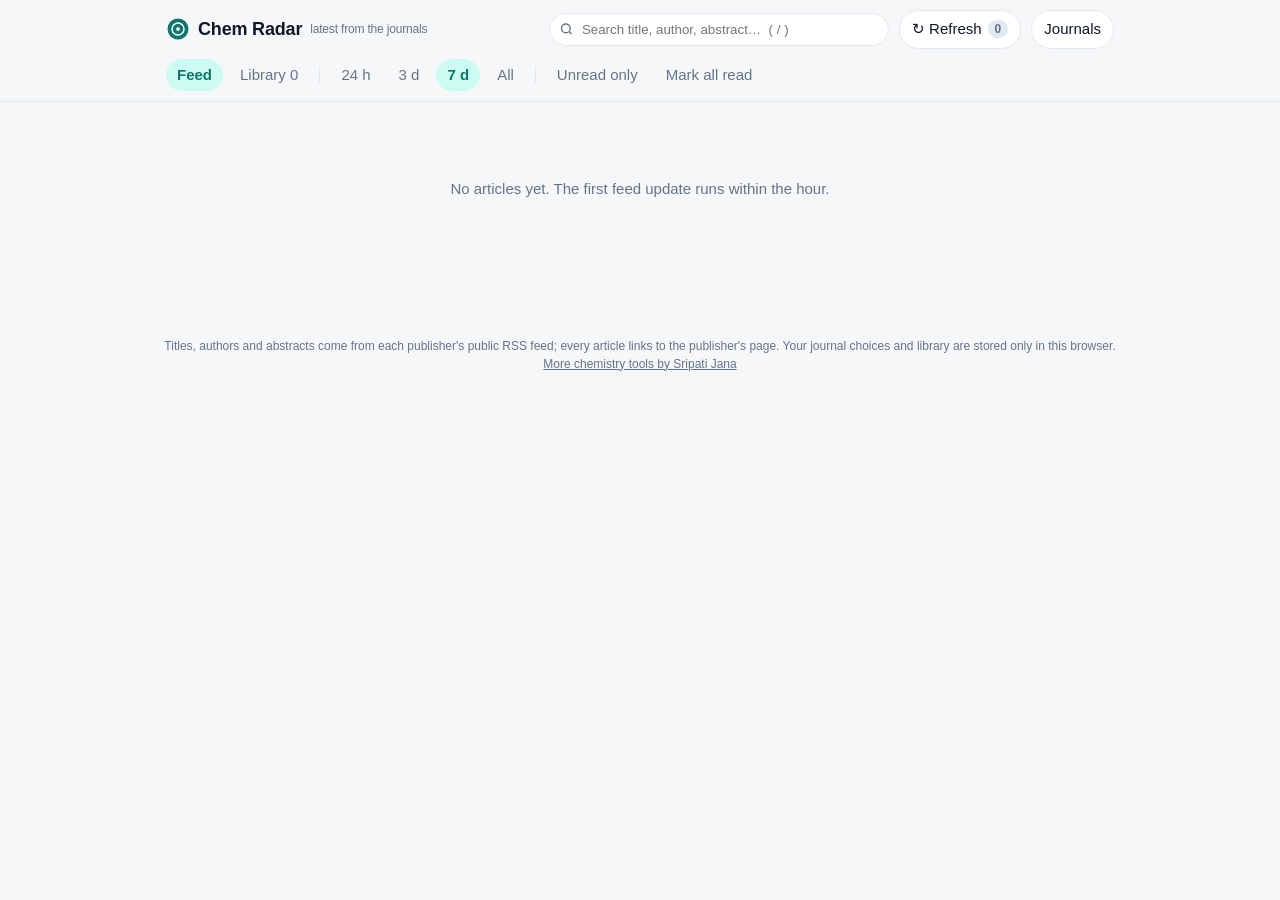
<file: chemradar/index.html>
<!DOCTYPE html>
<html lang="en">
<head>
<meta charset="utf-8">
<meta name="viewport" content="width=device-width, initial-scale=1">
<title>Chem Radar — latest chemistry articles</title>
<meta name="description" content="The newest ASAP / early-view articles from leading chemistry journals in one feed.">
<meta name="theme-color" content="#0f172a">
<link rel="icon" href="data:image/svg+xml,<svg xmlns='http://www.w3.org/2000/svg' viewBox='0 0 32 32'><circle cx='16' cy='16' r='14' fill='%230f766e'/><circle cx='16' cy='16' r='8' fill='none' stroke='white' stroke-width='2'/><circle cx='16' cy='16' r='2.5' fill='white'/></svg>">
<style>
:root{
  --bg:#f6f7f9;--card:#fff;--ink:#0f172a;--muted:#64748b;--line:#e2e8f0;
  --accent:#0f766e;--accent-soft:#ccfbf1;--new:#f59e0b;--star:#eab308;
  --radius:12px;--shadow:0 1px 2px rgba(15,23,42,.06),0 1px 3px rgba(15,23,42,.04);
}
@media (prefers-color-scheme:dark){:root{
  --bg:#0b1120;--card:#111827;--ink:#e5e7eb;--muted:#94a3b8;--line:#1f2937;
  --accent:#2dd4bf;--accent-soft:#134e4a;--shadow:none;}}
*{box-sizing:border-box}
body{margin:0;background:var(--bg);color:var(--ink);font:15px/1.5 -apple-system,BlinkMacSystemFont,"Segoe UI",Inter,Roboto,sans-serif}
a{color:inherit}
button{font:inherit;cursor:pointer}
header{position:sticky;top:0;z-index:20;background:color-mix(in srgb,var(--bg) 88%,transparent);backdrop-filter:blur(10px);border-bottom:1px solid var(--line)}
.bar{max-width:980px;margin:0 auto;padding:10px 16px;display:flex;gap:10px;align-items:center;flex-wrap:wrap}
.brand{display:flex;align-items:center;gap:8px;font-weight:700;font-size:18px;letter-spacing:-.01em;margin-right:auto}
.brand small{font-weight:400;color:var(--muted);font-size:12px}
.search{flex:1 1 220px;max-width:340px;position:relative}
.search input{width:100%;padding:8px 12px 8px 32px;border:1px solid var(--line);border-radius:999px;background:var(--card);color:var(--ink);outline:none}
.search input:focus{border-color:var(--accent)}
.search svg{position:absolute;left:10px;top:50%;transform:translateY(-50%);color:var(--muted)}
.btn{border:1px solid var(--line);background:var(--card);color:var(--ink);padding:7px 12px;border-radius:999px;display:inline-flex;gap:6px;align-items:center;white-space:nowrap}
.btn:hover{border-color:var(--accent)}
.btn.primary{background:var(--accent);border-color:var(--accent);color:#fff}
.btn.ghost{border-color:transparent;background:transparent}
.pill{background:var(--new);color:#111;border-radius:999px;font-size:12px;font-weight:700;padding:0 7px;min-width:20px;text-align:center}
.pill.zero{background:var(--line);color:var(--muted)}
.sub{max-width:980px;margin:0 auto;padding:0 16px 10px;display:flex;gap:6px;align-items:center;flex-wrap:wrap}
.tab{border:0;background:transparent;color:var(--muted);padding:5px 11px;border-radius:999px}
.tab.on{background:var(--accent-soft);color:var(--accent);font-weight:600}
.sep{width:1px;height:18px;background:var(--line);margin:0 4px}
.meta{margin-left:auto;color:var(--muted);font-size:12px}
main{max-width:980px;margin:0 auto;padding:16px}
.card{background:var(--card);border:1px solid var(--line);border-radius:var(--radius);box-shadow:var(--shadow);padding:14px 16px;margin-bottom:10px;display:grid;grid-template-columns:1fr auto;gap:4px 16px;position:relative}
.card.new::before{content:"";position:absolute;left:-1px;top:12px;bottom:12px;width:3px;border-radius:3px;background:var(--new)}
.top{display:flex;gap:8px;align-items:center;font-size:12px;color:var(--muted);flex-wrap:wrap}
.jn{font-weight:700;padding:1px 8px;border-radius:999px;color:#fff;font-size:11.5px}
.title{font-size:16.5px;font-weight:600;line-height:1.35;margin:2px 0;text-decoration:none}
.title:hover{color:var(--accent)}
.auth{font-size:13px;color:var(--muted);display:-webkit-box;-webkit-line-clamp:2;-webkit-box-orient:vertical;overflow:hidden}
.abs{font-size:13.5px;margin-top:6px;display:none}
.card.open .abs{display:block}
.toc{grid-row:1/span 4;grid-column:2;width:170px;max-height:120px;object-fit:contain;border-radius:8px;background:#fff;cursor:zoom-in;border:1px solid var(--line)}
.acts{display:flex;gap:2px;margin-top:6px;margin-left:-8px}
.acts .btn{padding:3px 8px;font-size:12.5px;color:var(--muted)}
.acts .btn.saved{color:var(--star)}
.empty{text-align:center;color:var(--muted);padding:60px 10px}
.pager{display:flex;justify-content:center;align-items:center;gap:12px;margin:20px 0 40px;color:var(--muted)}
footer{text-align:center;color:var(--muted);font-size:12px;padding:0 16px 30px}
dialog{border:1px solid var(--line);border-radius:16px;background:var(--card);color:var(--ink);padding:0;width:min(720px,94vw);max-height:86vh}
dialog::backdrop{background:rgba(2,6,23,.5)}
.dh{padding:14px 18px;border-bottom:1px solid var(--line);display:flex;gap:8px;align-items:center;flex-wrap:wrap}
.dh h2{font-size:17px;margin:0 auto 0 0}
.db{padding:6px 18px 12px;overflow:auto;max-height:60vh}
.db h3{font-size:12px;text-transform:uppercase;letter-spacing:.06em;color:var(--muted);margin:14px 0 6px}
.grid{display:grid;grid-template-columns:repeat(auto-fill,minmax(200px,1fr));gap:4px 10px}
.grid label{display:flex;gap:8px;align-items:center;padding:4px 6px;border-radius:8px;cursor:pointer;font-size:14px}
.grid label:hover{background:var(--bg)}
.dot{width:9px;height:9px;border-radius:50%;flex:none}
.cnt{margin-left:auto;color:var(--muted);font-size:12px}
.df{padding:12px 18px;border-top:1px solid var(--line);display:flex;justify-content:flex-end;gap:8px}
#zoom{width:auto;max-width:94vw;padding:10px;background:#fff}
#zoom img{max-width:90vw;max-height:80vh;display:block}
@media (max-width:640px){
  .toc{grid-row:auto;grid-column:1;width:100%;max-height:180px;margin-top:6px}
  .card{grid-template-columns:1fr}
  .brand small{display:none}
}
</style>
</head>
<body>
<header>
  <div class="bar">
    <div class="brand">
      <svg width="24" height="24" viewBox="0 0 32 32" aria-hidden="true"><circle cx="16" cy="16" r="14" fill="var(--accent)"/><circle cx="16" cy="16" r="8" fill="none" stroke="#fff" stroke-width="2"/><circle cx="16" cy="16" r="2.5" fill="#fff"/></svg>
      Chem Radar <small>latest from the journals</small>
    </div>
    <label class="search">
      <svg width="15" height="15" viewBox="0 0 24 24" fill="none" stroke="currentColor" stroke-width="2.2"><circle cx="11" cy="11" r="7"/><path d="m20 20-3.5-3.5"/></svg>
      <input id="q" type="search" placeholder="Search title, author, abstract…  ( / )" autocomplete="off">
    </label>
    <button class="btn" id="refresh" title="Reload the feed">↻ Refresh <span id="newPill" class="pill zero">0</span></button>
    <button class="btn" id="openJ">Journals</button>
  </div>
  <div class="sub">
    <button class="tab on" data-view="feed">Feed</button>
    <button class="tab" data-view="library">Library <span id="libCount">0</span></button>
    <span class="sep"></span>
    <button class="tab" data-range="1">24 h</button>
    <button class="tab" data-range="3">3 d</button>
    <button class="tab on" data-range="7">7 d</button>
    <button class="tab" data-range="0">All</button>
    <span class="sep"></span>
    <button class="tab" id="onlyNew">Unread only</button>
    <button class="tab" id="markRead">Mark all read</button>
    <span class="meta" id="meta"></span>
  </div>
</header>

<main id="list"><div class="empty">Loading latest articles…</div></main>
<div class="pager" id="pager"></div>

<footer>
  Titles, authors and abstracts come from each publisher's public RSS feed; every article links to the publisher's page.
  Your journal choices and library are stored only in this browser.
  <span id="libTools" hidden> · <a href="#" id="exportLib">Export library</a></span>
  <br><a href="../useful-links.html">More chemistry tools by Sripati Jana</a>
</footer>

<dialog id="jdlg">
  <div class="dh">
    <h2>Journals</h2>
    <button class="btn" id="jAll">Select all</button>
    <button class="btn" id="jDef">Defaults</button>
    <button class="btn" id="jNone">Clear</button>
  </div>
  <div class="db" id="jbody"></div>
  <div class="df">
    <button class="btn" id="jCancel">Cancel</button>
    <button class="btn primary" id="jSave">Save &amp; refresh</button>
  </div>
</dialog>
<dialog id="zoom"><img alt="Graphical abstract"></dialog>

<script>
(() => {
"use strict";
const PER_PAGE = 30;
// Live feed from the Cloudflare Worker; falls back to the copy in this repo.
const FEED_URL = "https://chemradar.janasripati.workers.dev/articles.json";
const PALETTE = {ACS:"#1d4ed8",Wiley:"#0e7490",Nature:"#b91c1c",RSC:"#7c3aed",AAAS:"#be123c",Cell:"#c2410c"};
const $ = s => document.querySelector(s);
const store = {
  get(k, d){ try{ const v = localStorage.getItem("cr:"+k); return v===null ? d : JSON.parse(v); }catch{ return d; } },
  set(k, v){ try{ localStorage.setItem("cr:"+k, JSON.stringify(v)); }catch{} }
};

let journals = [], articles = [], jmap = {}, updated = null;
let selected = new Set(store.get("journals", null) || []);
let library = store.get("library", {});
let lastSeen = store.get("lastSeen", null);
let state = {view:"feed", range:7, q:"", page:1, onlyNew:false};

const esc = s => String(s ?? "").replace(/[&<>"']/g, c => ({"&":"&amp;","<":"&lt;",">":"&gt;",'"':"&quot;","'":"&#39;"}[c]));
const ago = iso => {
  const m = (Date.now() - new Date(iso)) / 6e4;
  if (m < 60) return Math.max(1, Math.round(m)) + " min ago";
  if (m < 1440) return Math.round(m/60) + " h ago";
  const d = Math.round(m/1440); return d + (d===1 ? " day ago" : " days ago");
};
const isNew = a => lastSeen && a.first_seen > lastSeen;

async function load(){
  try{
    const bust = "?t=" + Math.floor(Date.now()/6e4);
    const getFeed = async () => {
      try { const r = await fetch(FEED_URL); if (r.ok) { const d = await r.json(); if ((d.articles||[]).length) return d; } } catch {}
      return (await fetch("data/articles.json"+bust)).json();
    };
    const [jr, data] = await Promise.all([fetch("journals.json"+bust), getFeed()]);
    journals = await jr.json();
    articles = (data.articles || []).sort((a,b) => b.first_seen.localeCompare(a.first_seen) || b.date.localeCompare(a.date));
    updated = data.updated;
  }catch(e){
    $("#list").innerHTML = `<div class="empty">Could not load the feed (${esc(e.message)}).<br>If you opened the file directly, serve the folder over HTTP instead.</div>`;
    return;
  }
  jmap = Object.fromEntries(journals.map(j => [j.id, {...j, color: PALETTE[j.publisher] || "#475569"}]));
  if (!store.get("journals", null)) selected = new Set(journals.filter(j => j.default).map(j => j.id));
  if (!lastSeen) { lastSeen = updated; store.set("lastSeen", lastSeen); }
  render();
}

function filtered(){
  let list = state.view === "library"
    ? Object.values(library).sort((a,b) => b.saved_at.localeCompare(a.saved_at))
    : articles.filter(a => selected.has(a.journal));
  if (state.view === "feed" && state.range){
    const cut = new Date(Date.now() - state.range*864e5).toISOString();
    list = list.filter(a => a.first_seen >= cut);
  }
  if (state.view === "feed" && state.onlyNew) list = list.filter(isNew);
  if (state.q){
    const terms = state.q.toLowerCase().split(/\s+/).filter(Boolean);
    list = list.filter(a => {
      const hay = (a.title+" "+a.authors+" "+a.summary+" "+(jmap[a.journal]?.name||"")+" "+(a.doi||"")).toLowerCase();
      return terms.every(t => hay.includes(t));
    });
  }
  return list;
}

function card(a){
  const j = jmap[a.journal] || {name:a.journal, color:"#475569"};
  const saved = !!library[a.id];
  return `<article class="card${isNew(a) && state.view==="feed" ? " new":""}" data-id="${esc(a.id)}">
    <div>
      <div class="top"><span class="jn" style="background:${j.color}">${esc(j.name)}</span>
        <span title="${esc(a.date)}">${ago(a.first_seen)}</span>
        ${isNew(a) && state.view==="feed" ? '<span style="color:var(--new);font-weight:700">● new</span>':""}</div>
      <a class="title" href="${esc(a.link)}" target="_blank" rel="noopener">${esc(a.title)}</a>
      ${a.authors ? `<div class="auth">${esc(a.authors)}</div>`:""}
      ${a.summary ? `<div class="abs">${esc(a.summary)}</div>`:""}
      <div class="acts">
        <button class="btn ghost${saved?" saved":""}" data-act="save">${saved?"★ Saved":"☆ Save"}</button>
        ${a.summary ? '<button class="btn ghost" data-act="abs">Abstract</button>':""}
        ${a.doi ? '<button class="btn ghost" data-act="doi">Copy DOI</button>':""}
      </div>
    </div>
    ${a.image ? `<img class="toc" src="${esc(a.image)}" alt="" loading="lazy" referrerpolicy="no-referrer" onerror="this.remove()">`:""}
  </article>`;
}

function render(){
  const list = filtered();
  const pages = Math.max(1, Math.ceil(list.length / PER_PAGE));
  state.page = Math.min(state.page, pages);
  const slice = list.slice((state.page-1)*PER_PAGE, state.page*PER_PAGE);
  $("#list").innerHTML = slice.length ? slice.map(card).join("") :
    `<div class="empty">${state.view==="library" ? "Your library is empty. Use ☆ Save on any article." :
      articles.length ? "No articles match these filters." : "No articles yet. The first feed update runs within the hour."}</div>`;
  $("#pager").innerHTML = pages > 1 ? `<button class="btn" id="prev" ${state.page<=1?"disabled":""}>← Prev</button>
    <span>Page ${state.page} / ${pages} · ${list.length} articles</span>
    <button class="btn" id="next" ${state.page>=pages?"disabled":""}>Next →</button>` :
    (list.length ? `<span>${list.length} article${list.length===1?"":"s"}</span>`:"");
  const nNew = articles.filter(a => selected.has(a.journal) && isNew(a)).length;
  $("#newPill").textContent = nNew; $("#newPill").className = "pill" + (nNew ? "" : " zero");
  $("#libCount").textContent = Object.keys(library).length;
  $("#libTools").hidden = !Object.keys(library).length;
  $("#meta").textContent = updated ? "Updated " + ago(updated) : "";
  document.title = (nNew ? `(${nNew}) ` : "") + "Chem Radar — latest chemistry articles";
}

// --- events
$("#list").addEventListener("click", e => {
  const b = e.target.closest("[data-act]"); const img = e.target.closest(".toc");
  if (img){ $("#zoom img").src = img.src; $("#zoom").showModal(); return; }
  if (!b) return;
  const el = b.closest(".card"), id = el.dataset.id;
  const a = articles.find(x => x.id === id) || library[id];
  if (b.dataset.act === "save"){
    if (library[id]) delete library[id]; else library[id] = {...a, saved_at:new Date().toISOString()};
    store.set("library", library); render();
  } else if (b.dataset.act === "abs"){ el.classList.toggle("open"); }
  else if (b.dataset.act === "doi"){
    navigator.clipboard?.writeText(a.doi).then(() => { b.textContent = "Copied ✓"; setTimeout(() => b.textContent = "Copy DOI", 1200); });
  }
});
$("#zoom").addEventListener("click", () => $("#zoom").close());
$("#pager").addEventListener("click", e => {
  if (e.target.id === "prev") state.page--; else if (e.target.id === "next") state.page++; else return;
  render(); scrollTo({top:0, behavior:"smooth"});
});
document.querySelectorAll("[data-view]").forEach(t => t.onclick = () => {
  document.querySelectorAll("[data-view]").forEach(x => x.classList.toggle("on", x===t));
  state.view = t.dataset.view; state.page = 1; render();
});
document.querySelectorAll("[data-range]").forEach(t => t.onclick = () => {
  document.querySelectorAll("[data-range]").forEach(x => x.classList.toggle("on", x===t));
  state.range = +t.dataset.range; state.page = 1; render();
});
$("#onlyNew").onclick = e => { state.onlyNew = !state.onlyNew; e.target.classList.toggle("on", state.onlyNew); state.page = 1; render(); };
$("#markRead").onclick = () => { lastSeen = updated || new Date().toISOString(); store.set("lastSeen", lastSeen); render(); };
let qt; $("#q").addEventListener("input", e => { clearTimeout(qt); qt = setTimeout(() => { state.q = e.target.value.trim(); state.page = 1; render(); }, 150); });
document.addEventListener("keydown", e => { if (e.key === "/" && document.activeElement.tagName !== "INPUT"){ e.preventDefault(); $("#q").focus(); } });
$("#refresh").onclick = load;

// journals dialog
let draft;
function drawJournals(){
  const groups = {};
  journals.forEach(j => (groups[j.publisher] ||= []).push(j));
  const counts = {}; articles.forEach(a => counts[a.journal] = (counts[a.journal]||0)+1);
  $("#jbody").innerHTML = Object.entries(groups).map(([pub, js]) => `<h3>${esc(pub)}</h3><div class="grid">` +
    js.map(j => `<label><input type="checkbox" value="${j.id}" ${draft.has(j.id)?"checked":""}>
      <span class="dot" style="background:${jmap[j.id].color}"></span>${esc(j.name)}<span class="cnt">${counts[j.id]||0}</span></label>`).join("") + "</div>").join("");
}
$("#openJ").onclick = () => { draft = new Set(selected); drawJournals(); $("#jdlg").showModal(); };
$("#jbody").addEventListener("change", e => { e.target.checked ? draft.add(e.target.value) : draft.delete(e.target.value); });
$("#jAll").onclick = () => { draft = new Set(journals.map(j => j.id)); drawJournals(); };
$("#jDef").onclick = () => { draft = new Set(journals.filter(j => j.default).map(j => j.id)); drawJournals(); };
$("#jNone").onclick = () => { draft = new Set(); drawJournals(); };
$("#jCancel").onclick = () => $("#jdlg").close();
$("#jSave").onclick = () => { selected = draft; store.set("journals", [...selected]); $("#jdlg").close(); state.page = 1; load(); };

// export library
$("#exportLib").onclick = e => {
  e.preventDefault();
  const rows = Object.values(library).map(a => `${a.authors}. ${a.title}. ${jmap[a.journal]?.name||a.journal}. ${a.doi ? "https://doi.org/"+a.doi : a.link}`);
  const blob = new Blob([rows.join("\n\n")], {type:"text/plain"});
  const link = Object.assign(document.createElement("a"), {href:URL.createObjectURL(blob), download:"chem-radar-library.txt"});
  link.click(); URL.revokeObjectURL(link.href);
};

load();
setInterval(() => { if (document.visibilityState === "visible") load(); }, 15*6e4);
})();
</script>
</body>
</html>
</file>
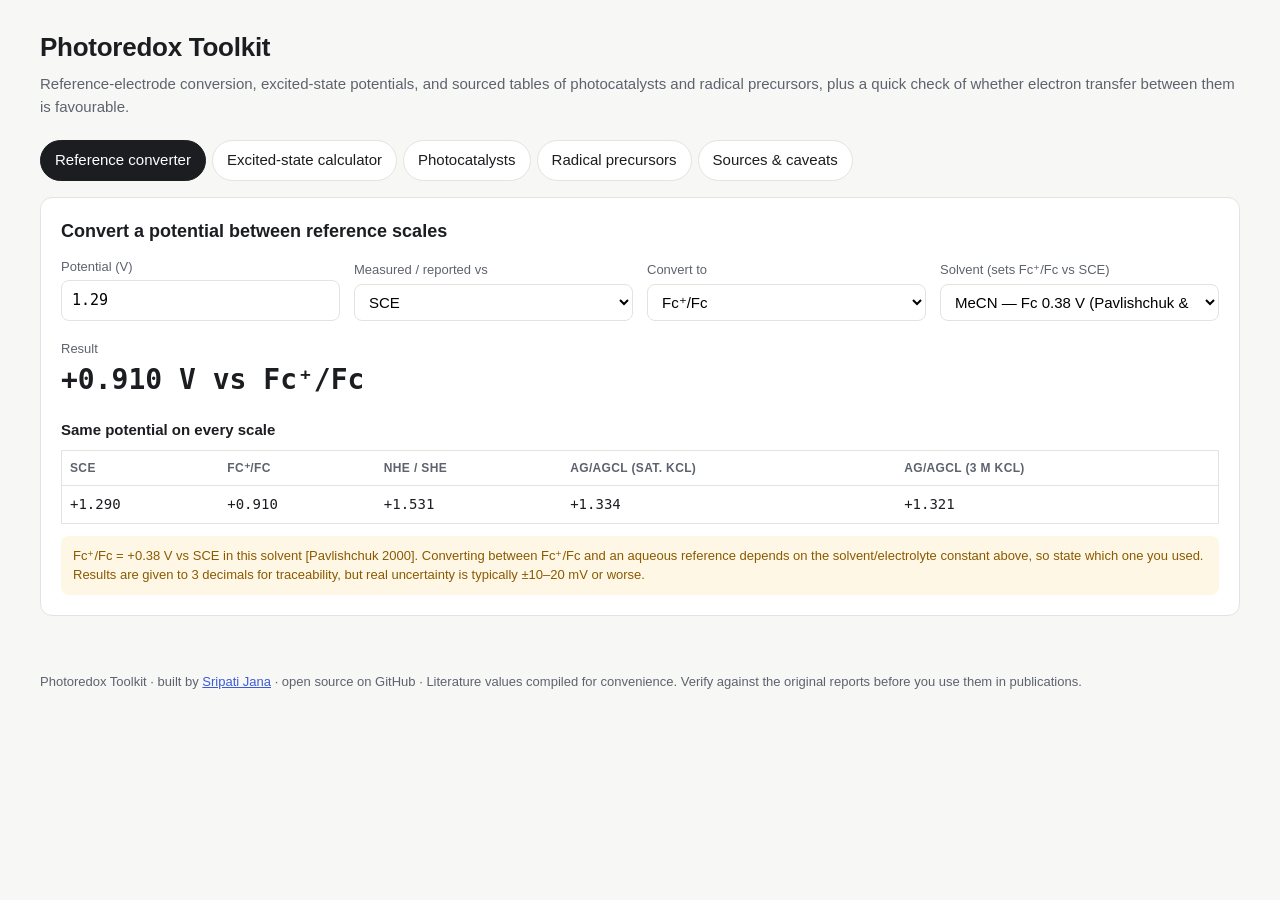
<file: photoredox-toolkit/index.html>
<!DOCTYPE html>
<html lang="en">
<head>
<meta charset="UTF-8">
<meta name="viewport" content="width=device-width, initial-scale=1">
<title>Photoredox Toolkit — reference converter, excited-state potentials, photocatalysts and radical precursors</title>
<meta name="description" content="Convert redox potentials between SCE, Fc+/Fc, NHE and Ag/AgCl, calculate excited-state potentials, look up photocatalysts and radical precursors with literature sources, and check electron-transfer feasibility.">
<style>
  :root{
    --bg:#f7f7f5; --card:#ffffff; --ink:#1b1d21; --muted:#5d636e; --line:#e3e3df;
    --accent:#3b5bdb; --accent-soft:#e8edff; --ox:#c2410c; --red:#1d4ed8; --warn-bg:#fff7e6; --warn:#8a5a00;
    --good:#15803d; --mid:#b45309; --bad:#b91c1c;
    --mono: ui-monospace, SFMono-Regular, Menlo, Consolas, monospace;
  }
  *{box-sizing:border-box}
  body{margin:0;background:var(--bg);color:var(--ink);font:15px/1.5 -apple-system,BlinkMacSystemFont,"Segoe UI",Inter,Roboto,sans-serif}
  header{padding:28px 20px 8px;max-width:1240px;margin:0 auto}
  header h1{margin:0;font-size:26px;letter-spacing:-.01em}
  header p{margin:6px 0 0;color:var(--muted)}
  nav{max-width:1240px;margin:14px auto 0;padding:0 20px;display:flex;gap:6px;flex-wrap:wrap}
  nav button{border:1px solid var(--line);background:var(--card);padding:8px 14px;border-radius:999px;cursor:pointer;font:inherit;color:var(--ink)}
  nav button.active{background:var(--ink);color:#fff;border-color:var(--ink)}
  main{max-width:1240px;margin:0 auto;padding:16px 20px 40px}
  section{display:none}
  section.active{display:block}
  .card{background:var(--card);border:1px solid var(--line);border-radius:12px;padding:20px;margin-bottom:16px}
  h2{font-size:18px;margin:0 0 12px}
  h3{font-size:15px;margin:18px 0 8px}
  label{display:block;font-size:13px;color:var(--muted);margin-bottom:4px}
  input,select{font:inherit;padding:8px 10px;border:1px solid var(--line);border-radius:8px;background:#fff;width:100%}
  input[type=number]{font-family:var(--mono)}
  .row{display:grid;gap:14px;grid-template-columns:repeat(auto-fit,minmax(180px,1fr));align-items:end}
  .result{font-family:var(--mono);font-size:22px;font-weight:600}
  .big{font-size:28px}
  .muted{color:var(--muted)}
  .small{font-size:13px}
  .note{background:var(--warn-bg);color:var(--warn);border-radius:8px;padding:10px 12px;font-size:13px;margin-top:12px}
  .grid-out{display:grid;grid-template-columns:repeat(auto-fit,minmax(220px,1fr));gap:12px;margin-top:14px}
  .out{border:1px solid var(--line);border-radius:10px;padding:12px 14px;background:#fcfcfb}
  .out .k{font-size:13px;color:var(--muted)}
  table{width:100%;border-collapse:collapse;font-size:14px}
  th,td{padding:8px 8px;border-bottom:1px solid var(--line);text-align:left;vertical-align:top}
  th{font-size:12px;text-transform:uppercase;letter-spacing:.03em;color:var(--muted);cursor:pointer;user-select:none;white-space:nowrap;position:sticky;top:0;background:var(--card)}
  td.num{font-family:var(--mono);white-space:nowrap}
  td.src{white-space:nowrap}
  .ox{color:var(--ox)} .rd{color:var(--red)}
  .pill{display:inline-block;font-size:11px;padding:1px 7px;border-radius:999px;background:var(--accent-soft);color:var(--accent);margin-left:4px;vertical-align:middle;white-space:nowrap}
  .pill.rev{background:#eef6ee;color:#2f6b2f}
  .pill.sec{background:#f3f0ff;color:#5b3fb5}
  .pill.prov{background:#fdeceb;color:#a12d22}
  .tag{display:inline-block;font-size:11px;padding:1px 6px;border-radius:4px;border:1px solid var(--line);color:var(--muted);margin-left:4px}
  a{color:var(--accent)}
  .btn{border:1px solid var(--accent);color:var(--accent);background:#fff;padding:4px 10px;border-radius:6px;cursor:pointer;font:inherit;font-size:12px;white-space:nowrap}
  .btn:hover{background:var(--accent-soft)}
  .tablewrap{overflow-x:auto;max-height:75vh;overflow-y:auto;border:1px solid var(--line);border-radius:8px}
  .conv-table td{font-family:var(--mono)}
  .conv-table{border:1px solid var(--line)}
  .dg{font-family:var(--mono);font-weight:600;white-space:nowrap}
  .dg.good{color:var(--good)} .dg.mid{color:var(--mid)} .dg.bad{color:var(--bad)}
  footer{max-width:1240px;margin:0 auto;padding:0 20px 40px;color:var(--muted);font-size:13px}
  .sup{font-size:11px;vertical-align:super}
  ol.refs li{margin-bottom:6px}
  .legend span{margin-right:12px}
  .toolbar{display:flex;gap:8px;flex-wrap:wrap;margin:10px 0}
</style>
</head>
<body>
<header>
  <h1>Photoredox Toolkit</h1>
  <p>Reference-electrode conversion, excited-state potentials, and sourced tables of photocatalysts and radical precursors, plus a quick check of whether electron transfer between them is favourable.</p>
</header>
<nav>
  <button data-tab="conv" class="active">Reference converter</button>
  <button data-tab="exc">Excited-state calculator</button>
  <button data-tab="tbl">Photocatalysts</button>
  <button data-tab="pre">Radical precursors</button>
  <button data-tab="about">Sources &amp; caveats</button>
</nav>

<main>
<!-- ================= CONVERTER ================= -->
<section id="conv" class="active">
  <div class="card">
    <h2>Convert a potential between reference scales</h2>
    <div class="row">
      <div><label for="cv-E">Potential (V)</label><input id="cv-E" type="number" step="0.01" value="1.29"></div>
      <div><label for="cv-from">Measured / reported vs</label><select id="cv-from"></select></div>
      <div><label for="cv-to">Convert to</label><select id="cv-to"></select></div>
      <div><label for="cv-solv">Solvent (sets Fc⁺/Fc vs SCE)</label><select id="cv-solv"></select></div>
    </div>
    <div style="margin-top:16px">
      <span class="muted small">Result</span><br>
      <span id="cv-out" class="result big">—</span>
    </div>
    <h3>Same potential on every scale</h3>
    <div style="overflow-x:auto"><table class="conv-table" id="cv-all"></table></div>
    <div class="note" id="cv-note"></div>
  </div>
</section>

<!-- ================= EXCITED STATE ================= -->
<section id="exc">
  <div class="card">
    <h2>Excited-state redox potentials from ground-state data and E<sub>0,0</sub></h2>
    <div class="row">
      <div><label for="ex-pick">Autofill from table (optional)</label><select id="ex-pick"><option value="">— enter your own values —</option></select></div>
      <div><label for="ex-ref">Reference scale of your inputs</label><select id="ex-ref"></select></div>
    </div>
    <div class="row" style="margin-top:12px">
      <div><label for="ex-ox">E<sub>1/2</sub>(PC<sup>•+</sup>/PC) (V)</label><input id="ex-ox" type="number" step="0.01" placeholder="e.g. 1.29"></div>
      <div><label for="ex-red">E<sub>1/2</sub>(PC/PC<sup>•−</sup>) (V)</label><input id="ex-red" type="number" step="0.01" placeholder="e.g. −1.33"></div>
      <div><label for="ex-e00">E<sub>0,0</sub> (eV)</label><input id="ex-e00" type="number" step="0.01" placeholder="e.g. 2.10"></div>
      <div><label for="ex-lam">… or from wavelength λ (nm)</label><input id="ex-lam" type="number" step="1" placeholder="e.g. 590"></div>
    </div>
    <p class="small muted" style="margin:8px 0 0">Entering λ fills E<sub>0,0</sub> = 1239.84 / λ. Use the crossing point of the normalised absorption and emission spectra (singlets), or the onset/high-energy edge of the 77 K emission (triplets). The emission maximum underestimates E<sub>0,0</sub>. When you pick a catalyst from the table, the published excited-state values are shown first. For several catalysts (e.g. Ir(ppy)₃, the Ir-dF(CF₃) complexes, 4CzIPN, eosin Y) these differ by 0.1–0.5 V from E(ground) ± the listed E<sub>0,0</sub>, because the original authors used a different E<sub>0,0</sub> estimate (emission onset vs. absorption/emission crossing, singlet vs. triplet). The recalculated value is shown underneath so you can see the difference.</p>

    <div class="grid-out">
      <div class="out"><div class="k">Excited-state reductant &nbsp;E(PC<sup>•+</sup>/PC*)</div><div id="ex-oxs" class="result rd">—</div><div class="small muted" id="ex-oxs-how">= E(PC<sup>•+</sup>/PC) − E<sub>0,0</sub></div></div>
      <div class="out"><div class="k">Excited-state oxidant &nbsp;E(PC*/PC<sup>•−</sup>)</div><div id="ex-reds" class="result ox">—</div><div class="small muted" id="ex-reds-how">= E(PC/PC<sup>•−</sup>) + E<sub>0,0</sub></div></div>
    </div>

    <h3>Will electron transfer to/from my substrate be favourable?</h3>
    <div class="row">
      <div><label for="ex-mode">Quenching mode</label>
        <select id="ex-mode">
          <option value="red">Reductive quenching (PC* oxidises the substrate)</option>
          <option value="ox">Oxidative quenching (PC* reduces the substrate)</option>
        </select></div>
      <div><label for="ex-sub" id="ex-sub-lab">Substrate E<sub>1/2</sub>(S<sup>•+</sup>/S) (V, same scale)</label><input id="ex-sub" type="number" step="0.01" placeholder="e.g. 1.10"></div>
    </div>
    <div class="out" style="margin-top:12px"><div class="k">Estimated ΔG<sub>ET</sub></div><div id="ex-dg" class="result">—</div><div id="ex-dg-txt" class="small muted"></div></div>
    <div class="note">This is the simple Rehm–Weller estimate without the Coulombic work term (usually ≤0.1 eV in polar solvents such as MeCN), so treat it as a rough guide. Use E<sub>0,0</sub> for the excited state that actually reacts: the singlet for most organic dyes and acridiniums, the triplet for Ir/Ru complexes and TADF triplet pathways. Slightly endergonic steps (up to ~+0.1–0.2 eV) can still work, and fast follow-up chemistry (fragmentation, deprotonation) can pull them forward.</div>
  </div>
</section>

<!-- ================= PHOTOCATALYST TABLE ================= -->
<section id="tbl">
  <div class="card">
    <h2>Photocatalysts</h2>
    <div class="row">
      <div><label for="tb-q">Search</label><input id="tb-q" type="search" placeholder="Ir, acridinium, eosin, 4CzIPN, phenothiazine…"></div>
      <div><label for="tb-ref">Show potentials vs</label><select id="tb-ref"></select></div>
      <div><label for="tb-cls">Class</label><select id="tb-cls"><option value="">All</option><option>Ru</option><option>Ir</option><option>Cu</option><option>Organic</option></select></div>
    </div>
    <p class="small muted">Values are given as reported, measured in MeCN vs SCE unless the note says otherwise. If you switch scale, the table converts them with the MeCN constant (Fc⁺/Fc = +0.38 V vs SCE); converted values are marked <span class="pill">conv.</span>. Source badges: <span class="pill">primary</span> original paper, <span class="pill rev">review</span> peer-reviewed compilation, <span class="pill sec">secondary</span> vendor sheet, lab chart or non-English review. Click a column header to sort.</p>
    <div class="toolbar"><button class="btn" id="pc-csv">Download CSV</button></div>
    <div class="tablewrap">
      <table id="tb">
        <thead><tr>
          <th data-k="name">Photocatalyst</th>
          <th data-k="ox">E(PC<sup>•+</sup>/PC)</th>
          <th data-k="red">E(PC/PC<sup>•−</sup>)</th>
          <th data-k="oxs" class="rd">E(PC<sup>•+</sup>/PC*)</th>
          <th data-k="reds" class="ox">E(PC*/PC<sup>•−</sup>)</th>
          <th data-k="e00">E<sub>0,0</sub> (eV)</th>
          <th data-k="labs">λ<sub>abs</sub> (nm)</th>
          <th data-k="lem">λ<sub>em</sub> (nm)</th>
          <th data-k="tau">τ (ns)</th>
          <th>Source</th>
          <th></th>
        </tr></thead>
        <tbody></tbody>
      </table>
    </div>
    <div class="note">Reported potentials for the same organic photocatalyst can differ by several hundred mV between papers, because of the solvent, the electrolyte, irreversible waves, and whether the singlet or triplet E<sub>0,0</sub> was used. Each row gives one traceable value set, and "—" means the cited source does not report that value. Excited-state values are reproduced as published, even where they differ from E(ground) ± the listed E<sub>0,0</sub>. Always check the original paper before you use a number in a manuscript.</div>
  </div>
</section>

<!-- ================= PRECURSOR TABLE ================= -->
<section id="pre">
  <div class="card">
    <h2>Radical precursors, reductants and substrate classes</h2>
    <div class="row">
      <div><label for="pr-q">Search</label><input id="pr-q" type="search" placeholder="carboxylate, NHPI, Katritzky, silicate, diazonium…"></div>
      <div><label for="pr-proc">Activation</label><select id="pr-proc"><option value="">All</option><option value="ox">Oxidised (SET from precursor)</option><option value="red">Reduced (SET to precursor)</option></select></div>
      <div><label for="pr-ref">Show potentials vs</label><select id="pr-ref"></select></div>
      <div><label for="pr-pc">Check against photocatalyst</label><select id="pr-pc"><option value="">— none —</option></select></div>
    </div>
    <p class="small muted">Oxidised precursors are listed with E(S<sup>•+</sup>/S) or E(S<sup>•</sup>/S<sup>−</sup>) for anions; reduced precursors with E(S/S<sup>•−</sup>). Most are irreversible, so the values are peak or half-peak potentials and are only approximate. The <span class="tag">type</span> label tells you what was measured. Ranges show the spread within a class.</p>
    <p class="small muted legend" id="pr-legend" style="display:none"><b>ΔG<sub>ET</sub> (eV):</b> <span class="dg good">&lt; −0.05 favourable</span><span class="dg mid">−0.05 to +0.15 borderline</span><span class="dg bad">&gt; +0.15 unfavourable</span>. For oxidised precursors: PC* as oxidant. For reduced precursors: the better of PC* (oxidative quenching) and PC<sup>•−</sup> (formed after reductive quenching). For ranges, the more favourable end is shown first.</p>
    <div class="toolbar"><button class="btn" id="pr-csv">Download CSV</button></div>
    <div class="tablewrap">
      <table id="pr">
        <thead><tr>
          <th data-k="cls">Class</th>
          <th data-k="name">Example / scope</th>
          <th data-k="proc">Activation</th>
          <th data-k="E">E (V)</th>
          <th>Type</th>
          <th>Radical formed</th>
          <th id="pr-dg-h" style="display:none">ΔG<sub>ET</sub> (eV)</th>
          <th>Source</th>
          <th></th>
        </tr></thead>
        <tbody></tbody>
      </table>
    </div>
    <div class="note"><b>Not included yet:</b> Togni and Umemoto reagents, Langlois reagent (CF<sub>3</sub>SO<sub>2</sub>Na), xanthates, α-silylamines, oxime esters, N-alkoxyphthalimides and Barton esters. They will be added once each value can be tied to a primary measurement. Commonly quoted numbers for these reagents vary widely and are often given without a source.</div>
  </div>
</section>

<!-- ================= ABOUT ================= -->
<section id="about">
  <div class="card">
    <h2>Sources</h2>
    <ol class="refs" id="refs"></ol>
    <h2 style="margin-top:20px">Conventions &amp; caveats</h2>
    <ul class="small">
      <li><b>Notation.</b> E(PC<sup>•+</sup>/PC*) is the excited state acting as a <span class="rd">reductant</span> (more negative = stronger). E(PC*/PC<sup>•−</sup>) is the excited state acting as an <span class="ox">oxidant</span> (more positive = stronger). Charges are written generically; for Ru(bpy)<sub>3</sub><sup>2+</sup>, "PC<sup>•+</sup>" means Ru(III).</li>
      <li><b>Ferrocene is the reliable link.</b> Aqueous reference electrodes (SCE, Ag/AgCl) used in organic solvents add unknown liquid-junction potentials. IUPAC recommends reporting against Fc<sup>+</sup>/Fc measured in the same solution. Conversions to NHE or Ag/AgCl in organic solvents are approximate.</li>
      <li><b>Fc<sup>+</sup>/Fc vs SCE depends on the solvent and electrolyte.</b> For MeCN this tool uses 0.38 V (Pavlishchuk &amp; Addison, 0.1 M Et<sub>4</sub>NClO<sub>4</sub>/Et<sub>4</sub>NPF<sub>6</sub>) by default, or 0.40 V (Connelly &amp; Geiger, [NBu<sub>4</sub>][PF<sub>6</sub>]), which many organic papers use. The 20 mV difference is the real uncertainty in practice.</li>
      <li><b>Aqueous constants used:</b> SCE = +0.241 V vs NHE; Ag/AgCl (sat. KCl) = +0.197 V; Ag/AgCl (3 M KCl) = +0.210 V; all at 25 °C.</li>
      <li><b>Irreversible waves.</b> Most radical precursors fragment after electron transfer, so only a peak potential (E<sub>p</sub>) or half-peak potential (E<sub>p/2</sub>) is available. E<sub>p</sub> overestimates the thermodynamic potential, often by 0.1 V or more, and depends on the scan rate. Roth, Romero &amp; Nicewicz (2016) recommend E<sub>p/2</sub>.</li>
      <li><b>Thermodynamics ≠ kinetics.</b> A favourable ΔG<sub>ET</sub> means electron transfer is possible, not that it is fast. Confirm with Stern–Volmer quenching. Chain processes, EDA complexes and HAT can also give products when direct SET is uphill.</li>
    </ul>
    <h2 style="margin-top:20px">Contribute</h2>
    <p class="small">Missing a catalyst or precursor, or found a wrong value? Open an issue or pull request with the DOI and the table/page number. Only values that can be traced to a primary source or a major review are accepted.</p>
  </div>
</section>
</main>

<footer>
  Photoredox Toolkit · built by <a href="https://sripatijana.github.io">Sripati Jana</a> · open source on GitHub · Literature values compiled for convenience. Verify against the original reports before you use them in publications.
</footer>

<script>
/* =====================================================================
   REFERENCES. kind: primary | review | secondary
   ===================================================================== */
const REFS = {
  prier2013:  {short:"Prier 2013", kind:"review", txt:"C. K. Prier, D. A. Rankic, D. W. C. MacMillan, Chem. Rev. 2013, 113, 5322–5363 (Table 1).", doi:"10.1021/cr300503r"},
  bryden2021: {short:"Bryden 2021", kind:"review", txt:"M. A. Bryden, E. Zysman-Colman, Chem. Soc. Rev. 2021, 50, 7587–7680 (Tables 1 and 2; Table 2 compiles the cyanoarene TADF dyes, mostly from Speckmeier 2018).", doi:"10.1039/D1CS00198A"},
  knowles2016:{short:"Zhu 2016", kind:"primary", txt:"Q. Zhu, E. C. Gentry, R. R. Knowles, Angew. Chem. Int. Ed. 2016, 55, 9969 (values as tabulated by TCI).", doi:"10.1002/anie.201604619"},
  ma2021:     {short:"Ma 2021", kind:"primary", txt:"Q. Ma, J. Song, X. Zhang, Y. Jiang, L. Ji, S. Liao, Nat. Commun. 2021, 12, 429 (values as tabulated by TCI).", doi:"10.1038/s41467-020-20645-8"},
  bortolato2022:{short:"Bortolato 2022", kind:"review", txt:"T. Bortolato, S. Cuadros, G. Simionato, L. Dell'Amico, Chem. Commun. 2022, 58, 1263 (values as tabulated by TCI).", doi:"10.1039/D1CC05850A"},
  speckmeier2018:{short:"Speckmeier 2018", kind:"primary", txt:"E. Speckmeier, T. G. Fischer, K. Zeitler, J. Am. Chem. Soc. 2018, 140, 15353–15365 (values as quoted in later papers; see note).", doi:"10.1021/jacs.8b08933"},
  gandini2022:{short:"Gandini 2022", kind:"primary", txt:"T. Gandini, L. Dolcini, L. Di Leo, M. Fornara, A. Bossi, M. Penconi, A. Dal Corso, C. Gennari, L. Pignataro, ChemCatChem 2022 (metallaphotoredox C–O/C–N coupling with cyanoarene photocatalysts; Table 2).", doi:"10.1002/cctc.202200990"},
  amos2020:   {short:"Amos 2020", kind:"review", txt:"S. G. E. Amos, M. Garreau, L. Buzzetti, J. Waser, Beilstein J. Org. Chem. 2020, 16, 1163–1187 (open access).", doi:"10.3762/bjoc.16.103"},
  garreau2019:{short:"Garreau 2019", kind:"primary", txt:"M. Garreau, F. Le Vaillant, J. Waser, Angew. Chem. Int. Ed. 2019, 58, 8182 (SI Table S1: CV/E₀,₀ of 4CzIPN and DPAIPN dyes measured in MeCN; amino-acid carboxylate potentials quoted in the text from Zuo & MacMillan, J. Am. Chem. Soc. 2014, 136, 5257).", doi:"10.1002/anie.201901922"},
  chart2014:  {short:"MacMillan chart", kind:"secondary", txt:"D. DiRocco (compiler), \"Electrochemical Series of Photocatalysts and Common Organic Compounds\", Merck chart, 2014 (V vs SCE; individual sources not given).", url:"https://macmillan.princeton.edu/wp-content/uploads/Merck-Photocatalysis-Chart.pdf"},
  nawrat2015: {short:"Nawrat 2015", kind:"primary", txt:"C. C. Nawrat, C. R. Jamison, Y. Slutskyy, D. W. C. MacMillan, L. E. Overman, J. Am. Chem. Soc. 2015, 137, 11270.", doi:"10.1021/jacs.5b07678"},
  milligan2019:{short:"Milligan 2019", kind:"review", txt:"J. A. Milligan, J. P. Phelan, S. O. Badir, G. A. Molander, Angew. Chem. Int. Ed. 2019, 58, 6152–6163 (Ni/photoredox alkyl cross-coupling review; class-average potentials).", doi:"10.1002/anie.201809431"},
  synlett731: {short:"Synlett 2016b", kind:"primary", txt:"L. Chenneberg, C. Lévêque, V. Corcé, A. Baralle, J.-P. Goddard, C. Ollivier, L. Fensterbank, Synlett 2016, 27, 731–735.", doi:"10.1055/s-0035-1561337"},
  oxaz2022:   {short:"Luguera Ruiz 2022", kind:"primary", txt:"A. Luguera Ruiz, M. La Mantia, D. Merli, S. Protti, M. Fagnoni, ACS Catal. 2022, 12, 12469–12476 (Table 1; DHP and Et₃N values quoted in the introduction).", doi:"10.1021/acscatal.2c03768"},
  carbamoyl2020:{short:"Cardinale 2020", kind:"primary", txt:"L. Cardinale, M. O. Konev, A. Jacobi von Wangelin, Chem. Eur. J. 2020, 26, 8239 (CV of the 4-carbamoyl Hantzsch ester).", doi:"10.1002/chem.202002410"},
  yi2019:     {short:"Yi 2019", kind:"primary", txt:"J. Yi, S. O. Badir, L. M. Kammer, M. Ribagorda, G. A. Molander, Org. Lett. 2019, 21, 3346 (Katritzky salt potential quoted from earlier work).", doi:"10.1021/acs.orglett.9b01097"},
  bryden2023: {short:"Bryden 2023", kind:"primary", txt:"M. A. Bryden et al., \"Dual Photosensitizer Cycles Working Synergistically in a C(sp²)–C(sp³) Cross-Coupling\", Asian J. Org. Chem. 2023 (values quoted from literature).", url:"https://cris.unibo.it/retrieve/94e42be1-456f-4660-88fa-fb5abc3db669/Asian%20J%20Org%20Chem%20-%202023%20-%20Bryden%20-%20Dual%20Photosensitizer%20Cycles%20Working%20Synergistically%20in%20a%20C%20sp%20%e2%80%90C%20sp3%20Cross%e2%80%90Coupling.pdf"},
  wang2019:   {short:"Wang 2019", kind:"primary", txt:"X. Wang, Y.-F. Han, X.-H. Ouyang, R.-J. Song, J.-H. Li, Chem. Commun. 2019 (photoredox alkylarylation of styrenes with NHPI esters; SI, CV of adamantyl NHPI ester).", doi:"10.1039/C9CC07494E"},
  kvasovs2021:{short:"Kvasovs 2021", kind:"review", txt:"N. Kvasovs, V. Gevorgyan, Chem. Soc. Rev. 2021, 50, 2244–2259 (aryl radical generation).", doi:"10.1039/D0CS00589D"},
  romanczyk2017:{short:"Romańczyk 2017", kind:"primary", txt:"P. P. Romańczyk, S. S. Kurek, \"The reduction potential of diphenyliodonium polymerisation photoinitiator is not −0.2 V vs. SCE. A computational study\", Electrochim. Acta 2017.", doi:"10.1016/j.electacta.2017.09.166"},
  weick2023:  {short:"Weick 2023", kind:"primary", txt:"F. Weick, N. Hagmeyer, M. Giraud, B. Dietzek-Ivanšić, H.-A. Wagenknecht, Chem. Eur. J. 2023 (introduction gives typical reduction potentials of aryl radical precursors and N-arylphenothiazine excited-state potentials).", doi:"10.1002/chem.202302347"},
  roth2016:   {short:"Roth 2016", kind:"primary", txt:"H. G. Roth, N. A. Romero, D. A. Nicewicz, Synlett 2016, 27, 714–723 (E_p/2 for >180 organic molecules, MeCN).", doi:"10.1055/s-0035-1561297"},
  he2022:     {short:"Liu 2022", kind:"primary", txt:"Y. Liu, S. Lin, D. Zhang, B. Song, Y. Jin, E. Hao, L. Shi, Org. Lett. 2022, 24, 3331 (photochemical NHK coupling; excited Hantzsch ester potential quoted).", url:"https://faculty.dlut.edu.cn/_resources/group1/M00/00/78/ynZMhGKSSa6AWM2BABXIWXLNucY496.pdf"},
  pavl2000:   {short:"Pavlishchuk 2000", kind:"primary", txt:"V. V. Pavlishchuk, A. W. Addison, Inorg. Chim. Acta 2000, 298, 97–102 (MeCN reference conversion constants; see 2025 corrigendum on the electrolyte concentration).", doi:"10.1016/S0020-1693(99)00407-7"},
  cg1996:     {short:"Connelly 1996", kind:"review", txt:"N. G. Connelly, W. E. Geiger, Chem. Rev. 1996, 96, 877–910 (Fc⁺/Fc vs SCE in common solvents, [NBu₄][PF₆]).", doi:"10.1021/cr940053x"},
  lmct2024:   {short:"OSTI LMCT", kind:"primary", txt:"\"Electrophotocatalytic perfluoroalkylation by LMCT excitation\" (accepted manuscript, OSTI); states that TFA oxidation requires more than +2.2 V vs SCE, citing earlier electrochemistry.", url:"https://www.osti.gov/servlets/purl/2582763"},
  romero2016: {short:"Romero 2016", kind:"review", txt:"N. A. Romero, D. A. Nicewicz, Chem. Rev. 2016, 116, 10075–10166 (organic photoredox catalysis; general reference).", doi:"10.1021/acs.chemrev.6b00057"}
};
const refLink = r => r.doi ? "https://doi.org/"+r.doi : r.url;
const kindPill = k => k==="primary" ? '<span class="pill">primary</span>' : k==="review" ? '<span class="pill rev">review</span>' : '<span class="pill sec">secondary</span>';

/* =====================================================================
   PHOTOCATALYSTS  (V vs SCE in MeCN unless 'note' says otherwise)
   ox   = E(PC radical cation / PC)      red  = E(PC / PC radical anion)
   oxs  = E(PC radical cation / PC-star) [excited-state reductant]
   reds = E(PC-star / PC radical anion)  [excited-state oxidant]
   For cationic dyes (acridinium, pyrylium) "red" is E(PC+/PC radical) and
   "reds" is E(PC+-star/PC radical).  null = not reported in the cited source.
   ===================================================================== */
const DATA = [
  {name:"Ru(bpy)₃²⁺", cls:"Ru", ox:1.29, red:-1.33, oxs:-0.81, reds:0.77, e00:2.10, labs:452, lem:615, tau:1100, src:"prier2013", e00src:"bryden2021", note:"E₀,₀ is the optical gap to T₁ (Bryden 2021)."},
  {name:"Ru(phen)₃²⁺", cls:"Ru", ox:1.26, red:-1.36, oxs:-0.87, reds:0.82, e00:null, labs:422, lem:610, tau:500, src:"prier2013", note:"λem measured in water."},
  {name:"Ru(bpm)₃²⁺", cls:"Ru", ox:1.69, red:-0.91, oxs:-0.21, reds:0.99, e00:null, labs:454, lem:639, tau:131, src:"prier2013", note:"τ and λem measured in propylene carbonate."},
  {name:"Ru(bpz)₃²⁺", cls:"Ru", ox:1.86, red:-0.80, oxs:-0.26, reds:1.45, e00:null, labs:443, lem:591, tau:740, src:"prier2013"},
  {name:"Cu(dap)₂⁺", cls:"Cu", ox:0.62, red:null, oxs:-1.43, reds:null, e00:null, labs:null, lem:670, tau:270, src:"prier2013", note:"λem measured in CH₂Cl₂. dap = 2,9-bis(p-anisyl)-1,10-phenanthroline."},
  {name:"fac-Ir(ppy)₃", cls:"Ir", ox:0.77, red:-2.19, oxs:-1.73, reds:0.31, e00:2.75, labs:375, lem:494, tau:1900, src:"prier2013", e00src:"bryden2021", note:"λem at 77 K (EtOH/MeOH glass). E₀,₀ is the optical gap to T₁; Bryden 2021 lists λPL 518 nm and τ = 1322 ns at room temperature."},
  {name:"fac-Ir(dF-ppy)₃", cls:"Ir", ox:1.18, red:-2.11, oxs:null, reds:null, e00:null, labs:347, lem:null, tau:null, src:"chart2014"},
  {name:"[Ir(ppy)₂(dtbbpy)]⁺", cls:"Ir", ox:1.21, red:-1.51, oxs:-0.96, reds:0.66, e00:null, labs:410, lem:581, tau:557, src:"prier2013", note:"λabs from Bryden 2021 (Table 1); not given in Prier 2013."},
  {name:"[Ir(dF(CF₃)ppy)₂(dtbbpy)]⁺", cls:"Ir", ox:1.69, red:-1.37, oxs:-0.89, reds:1.21, e00:2.77, labs:380, lem:470, tau:2300, src:"prier2013", e00src:"bryden2021", note:"E₀,₀ is the optical gap to T₁ (Bryden 2021)."},
  {name:"[Ir(dF(CF₃)ppy)₂(bpy)]⁺", cls:"Ir", ox:1.69, red:-1.37, oxs:-1.00, reds:1.32, e00:2.20, labs:405, lem:473, tau:2280, src:"bryden2021", note:"E₀,₀ is the optical gap to T₁."},
  {name:"[Ir(dF(CF₃)ppy)₂(5,5′-dCF₃bpy)]⁺", cls:"Ir", ox:1.94, red:-0.69, oxs:-0.43, reds:1.68, e00:null, labs:null, lem:null, tau:null, src:"knowles2016", note:"Very strongly oxidising excited state (Knowles)."},
  {name:"[Ir(dF(Me)ppy)₂(dtbbpy)]⁺", cls:"Ir", ox:1.49, red:-1.44, oxs:-0.97, reds:0.92, e00:2.97, labs:360, lem:512, tau:1187, src:"bryden2021", note:"E₀,₀ is the optical gap to T₁. Ganley/Knowles (ACS Catal. 2020) report E(PC*/PC•−) = +0.99 V and E(PC/PC•−) = −1.41 V."},
  {name:"[Ir(F(Me)ppy)₂(dtbbpy)]⁺", cls:"Ir", ox:1.33, red:-1.50, oxs:-0.77, reds:0.94, e00:2.44, labs:null, lem:543, tau:1100, src:"bryden2021", note:"E₀,₀ is the optical gap to T₁."},
  // ---- donor–acceptor cyanoarenes (TADF) ----
  {name:"4CzIPN", cls:"Organic", ox:1.52, red:-1.21, oxs:-1.04, reds:1.35, e00:2.67, labs:435, lem:535, tau:18.7, src:"bryden2021", note:"TADF: τ = 18.7 ns (prompt), 1.39 µs (delayed). Garreau 2019 re-measured it under their conditions: E₀,₀ 2.64 eV, E(PC/PC•−) −1.32, E(PC*/PC•−) +1.32, E(PC•+/PC) +1.39, E(PC•+/PC*) −1.25 V. That gives an idea of how much values vary between labs."},
  {name:"4tBuCzIPN", cls:"Organic", ox:1.22, red:-1.32, oxs:-1.31, reds:1.21, e00:2.53, labs:null, lem:null, tau:null, src:"garreau2019", note:"tert-Butyl groups stop carbazole oxidation/polymerisation seen with 4CzIPN."},
  {name:"4OMeCzIPN", cls:"Organic", ox:1.05, red:-1.38, oxs:-1.56, reds:1.23, e00:2.61, labs:null, lem:null, tau:null, src:"garreau2019", note:"Le Vaillant et al. (Chem. Sci. 2018) report E(PC•+/PC) +1.11, E(PC/PC•−) −1.50, E(PC*/PC•−) +1.27, E(PC•+/PC*) −1.34 V."},
  {name:"3CzClIPN", cls:"Organic", ox:1.79, red:-1.16, oxs:-0.93, reds:1.56, e00:2.72, labs:null, lem:545, tau:6.9, src:"bryden2021", note:"Originally Speckmeier 2018. Strongly oxidising cyanoarene; τ is the prompt fluorescence lifetime."},
  {name:"3DPAFIPN", cls:"Organic", ox:1.30, red:-1.59, oxs:-1.38, reds:1.09, e00:2.68, labs:null, lem:525, tau:4.2, src:"bryden2021", note:"Originally Speckmeier 2018. Some papers before 2021 called this dye \"4DPAIPN\" by mistake (Luo & Zhang, ACS Catal. 2016, later corrected)."},
  {name:"3DPAClIPN", cls:"Organic", ox:1.31, red:-1.41, oxs:-1.34, reds:1.24, e00:2.65, labs:null, lem:537, tau:11.5, src:"bryden2021", note:"Originally Speckmeier 2018."},
  {name:"3DPA2FBN", cls:"Organic", ox:1.24, red:-1.92, oxs:-1.60, reds:0.92, e00:2.84, labs:null, lem:491, tau:4.2, src:"bryden2021", note:"Originally Speckmeier 2018. Potentials measured in CH₂Cl₂. Strongly reducing cyanoarene."},
  {name:"5CzBN", cls:"Organic", ox:1.41, red:-1.52, oxs:-1.42, reds:1.31, e00:2.83, labs:null, lem:512, tau:16.2, src:"bryden2021", note:"Prompt τ 16.2 ns, delayed 7.8 µs."},
  {name:"2CzPN", cls:"Organic", ox:1.47, red:-1.45, oxs:-1.30, reds:1.32, e00:2.77, labs:365, lem:530, tau:12.9, src:"bryden2021", note:"Prompt τ 12.9 ns, delayed 15.4 µs."},
  {name:"4CzTPN", cls:"Organic", ox:1.44, red:-1.02, oxs:-0.99, reds:1.41, e00:2.43, labs:463, lem:556, tau:6.5, src:"bryden2021", note:"Data in CH₂Cl₂ according to the footnote. Prompt τ 6.5 ns, delayed 1.46 µs."},
  {name:"4DPAIPN (true, Wickens dye)", cls:"Organic", ox:1.03, red:-1.65, oxs:-1.52, reds:0.90, e00:2.55, labs:null, lem:null, tau:null, src:"garreau2019", note:"The real tetrakis(diphenylamino)isophthalonitrile. The older \"4DPAIPN\" values (E(PC*/PC•−) +1.10 V, Luo & Zhang 2016; also listed under that name in Bryden 2021 Table 2) belong to the mislabelled 3DPAFIPN-type dye."},
  {name:"4ClDPAIPN", cls:"Organic", ox:1.23, red:-1.44, oxs:-1.30, reds:1.09, e00:2.53, labs:null, lem:null, tau:null, src:"garreau2019"},
  {name:"4BrDPAIPN", cls:"Organic", ox:1.12, red:-1.55, oxs:-1.41, reds:0.98, e00:2.53, labs:null, lem:null, tau:null, src:"garreau2019"},
  {name:"3CzFIPN", cls:"Organic", ox:1.64, red:-1.11, oxs:-1.06, reds:1.59, e00:2.70, labs:null, lem:null, tau:7.2, src:"gandini2022", note:"TADF: τ = 7.2 ns (prompt), 760 ns (delayed). E(PC•+/PC) and E(PC•+/PC*) are onset potentials (irreversible)."},
  // ---- cationic dyes ----
  {name:"Mes-Acr-Me⁺ ClO₄⁻ (Fukuzumi acridinium)", cls:"Organic", ox:null, red:-0.57, oxs:null, reds:2.08, e00:2.65, labs:430, lem:570, tau:6.4, src:"bryden2021", note:"τ: 6.4 ns singlet, 30 µs triplet. The MacMillan chart and Chenneberg 2016 give +2.06 V. A lower value (+1.88 V, used in Cardinale 2020) is also quoted, depending on which excited state reacts; see Romero & Nicewicz 2016."},
  {name:"2,4,6-Triphenylpyrylium BF₄⁻", cls:"Organic", ox:null, red:-0.35, oxs:null, reds:2.3, e00:null, labs:417, lem:null, tau:null, src:"chart2014", note:"Excited-state value for the triplet (T₁)."},
  // ---- xanthenes ----
  {name:"Eosin Y", cls:"Organic", ox:0.78, red:-1.06, oxs:-1.11, reds:0.83, e00:2.31, labs:520, lem:537, tau:2.1, src:"bryden2021", note:"Potentials in MeCN:H₂O (1:1); λabs and E₀,₀ in MeOH; λem in H₂O. τ: 2.1 ns singlet, 160 µs triplet (H₂O). Strongly pH/medium dependent. Triplet E* = +0.79 V (MacMillan chart); singlet E* = +1.18 V (Chenneberg 2016)."},
  {name:"Fluorescein", cls:"Organic", ox:null, red:-1.27, oxs:null, reds:0.78, e00:null, labs:528, lem:null, tau:null, src:"chart2014", note:"Excited-state value for the triplet. Chenneberg 2016 gives singlet E* = +1.21 V (τ 4.2 ns)."},
  {name:"Rose Bengal", cls:"Organic", ox:0.84, red:-0.99, oxs:-0.96, reds:0.81, e00:2.17, labs:558, lem:576, tau:2.38, src:"bryden2021", note:"Data in MeOH. τ: 2.38 ns singlet, 2.4 µs triplet. The excited-state values are not Eox − E₀,₀ / Ered + E₀,₀ of the listed ground-state values (they come from different reports), so they are likely triplet potentials."},
  // ---- others ----
  {name:"peri-Xanthenoxanthene (PXX)", cls:"Organic", ox:0.82, red:null, oxs:-1.76, reds:null, e00:null, labs:null, lem:null, tau:null, src:"ma2021"},
  {name:"10-Phenylphenothiazine (PTH)", cls:"Organic", ox:0.68, red:null, oxs:-2.1, reds:null, e00:null, labs:null, lem:null, tau:null, src:"bortolato2022", note:"E(PC•+/PC*) = −2.1 V (singlet), −1.7 V (triplet). Weick 2023 quotes −2.5 V for the same dye, so treat the value with care."},
  {name:"N-(4-Diisobutylaminophenyl)phenothiazine", cls:"Organic", ox:null, red:null, oxs:-2.9, reds:null, e00:null, labs:null, lem:null, tau:null, src:"weick2023", note:"Larionov-type catalyst; singlet excited state. Strong enough to reduce aryl chlorides."}
];

/* =====================================================================
   RADICAL PRECURSORS / SUBSTRATE CLASSES
   proc: ox (precursor is oxidised) | red (precursor is reduced)
   E: number or [lo, hi] (V vs SCE, MeCN unless noted)
   type: E1/2 | Ep/2 | Ep | Epa | avg (class average) | typical | range | quoted (value quoted from an earlier paper) | chart (read from the MacMillan/Merck chart)
   ===================================================================== */
const PRE = [
  // ---- oxidised precursors ----
  {cls:"Carboxylates", name:"Boc-Pro carboxylate (α-amino, 2°)", proc:"ox", E:0.95, type:"quoted", rad:"α-amino alkyl (after −CO₂)", src:"garreau2019", note:"Quoted in Garreau 2019 from Zuo & MacMillan, J. Am. Chem. Soc. 2014, 136, 5257."},
  {cls:"Carboxylates", name:"Boc-Gly carboxylate (α-amino, 1°)", proc:"ox", E:1.20, type:"quoted", rad:"α-amino alkyl", src:"garreau2019"},
  {cls:"Carboxylates", name:"Primary α-amino-acid carboxylates", proc:"ox", E:[1.20,1.45], type:"range", rad:"α-amino alkyl", src:"garreau2019", note:"Up to +1.45 V. Easily oxidised side chains such as Tyr (+1.1 to +1.27 V) and Trp (+0.77 to +1.16 V) can compete."},
  {cls:"Carboxylates", name:"Alkyl carboxylates (general)", proc:"ox", E:1.3, type:"typical", rad:"alkyl (after −CO₂)", src:"amos2020", note:"Free acids are much harder to oxidise, so carboxylates are generated in situ with base."},
  {cls:"Carboxylates", name:"α-N-oxy acid (Cs carboxylate)", proc:"ox", E:1.6, type:"typical", rad:"iminyl (after −CO₂, −acetone)", src:"amos2020", note:"Needs a strongly oxidising photocatalyst such as Mes-Acr⁺."},
  {cls:"Oxalates", name:"tert-Alkyl cesium oxalates (t-BuOCOCO₂Cs)", proc:"ox", E:1.28, type:"E1/2", rad:"3° alkyl (after −2 CO₂)", src:"nawrat2015", note:"Activates tertiary alcohols. Used with Ir[dF(CF₃)ppy]₂(dtbbpy)⁺."},
  {cls:"Organoborates", name:"Alkyl trifluoroborates (BF₃K), class average", proc:"ox", E:1.10, type:"avg", rad:"alkyl", src:"milligan2019"},
  {cls:"Organoborates", name:"Secondary alkyl trifluoroborates", proc:"ox", E:1.50, type:"typical", rad:"2° alkyl", src:"milligan2019"},
  {cls:"Organoborates", name:"Alkyl trifluoroborates, full range", proc:"ox", E:[1.10,1.83], type:"range", rad:"alkyl / aryl", src:"synlett731", note:"About +1.1 V for benzylic and α-alkoxymethyl; up to +1.83 V for primary alkyl and aryl BF₃K."},
  {cls:"Silicates", name:"Alkyl bis(catecholato)silicates, class average", proc:"ox", E:0.75, type:"avg", rad:"alkyl (incl. 1° unstabilised)", src:"milligan2019", note:"Low potential, so they work with milder photocatalysts, including 1° radicals."},
  {cls:"Silicates", name:"Alkyl bis(catecholato)silicates, range", proc:"ox", E:[0.61,0.75], type:"range", rad:"alkyl", src:"synlett731", note:"+0.61 V (benzyl) to +0.75 V."},
  {cls:"Dihydropyridines", name:"4-Alkyl-1,4-dihydropyridines (Hantzsch-type), class average", proc:"ox", E:1.05, type:"avg", rad:"alkyl (aromatisation-driven)", src:"milligan2019", note:"Luguera Ruiz 2022 gives the same value."},
  {cls:"Dihydropyridines", name:"4-Carbamoyl Hantzsch ester", proc:"ox", E:1.17, type:"Epa", rad:"carbamoyl", src:"carbamoyl2020"},
  {cls:"Oxazolidines", name:"2-Substituted oxazolidines", proc:"ox", E:[0.86,1.35], type:"range", rad:"alkyl (C–C cleavage)", src:"oxaz2022", note:"Six of seven compounds are between +1.19 and +1.35 V; one is +0.86 V."},
  {cls:"Acylsilanes", name:"Acylsilanes", proc:"ox", E:1.3, type:"typical", rad:"acyl", src:"amos2020"},
  {cls:"Amides", name:"Amides (N–H, for amidyl radicals)", proc:"ox", E:[1.2,2.0], type:"range", rad:"amidyl (with base / PCET)", src:"amos2020", note:"Usually activated by PCET, not by direct SET."},
  {cls:"Alkenes", name:"Alkenes (radical cation)", proc:"ox", E:[1.2,1.9], type:"range", rad:"alkene radical cation", src:"amos2020", note:"Electron-rich styrenes are at the low end. Typically needs acridinium-type oxidants."},
  {cls:"Arenes", name:"Mesitylene", proc:"ox", E:2.07, type:"Ep/2", rad:"arene radical cation", src:"roth2016"},
  {cls:"Halides", name:"Bu₄N⁺ I⁻", proc:"ox", E:0.26, type:"Ep/2", rad:"I•", src:"roth2016", prov:true},
  {cls:"Halides", name:"Bu₄N⁺ Br⁻", proc:"ox", E:0.71, type:"Ep/2", rad:"Br• (HAT)", src:"roth2016", prov:true},
  {cls:"Halides", name:"Bu₄N⁺ Cl⁻", proc:"ox", E:1.01, type:"Ep/2", rad:"Cl• (HAT)", src:"roth2016", prov:true, note:"Halide values assigned from the figure order in Roth 2016 (trend I < Br < Cl confirmed in text)."},
  {cls:"Reductants", name:"Et₃N", proc:"ox", E:0.83, type:"quoted", rad:"α-amino alkyl / aminium", src:"oxaz2022", note:"The MacMillan chart lists +0.96 V."},
  {cls:"Reductants", name:"DIPEA (iPr₂NEt)", proc:"ox", E:0.81, type:"typical", rad:"α-amino alkyl / aminium", src:"bryden2023", note:"Sacrificial reductant. Other papers quote different values, so check which one your reference uses."},
  {cls:"Reductants", name:"Hantzsch ester (diethyl 2,6-dimethyl-1,4-DHP-3,5-dicarboxylate)", proc:"ox", E:1.00, type:"typical", rad:"HE•⁺ (then H-atom donor)", src:"bryden2023", note:"In its excited state HE* is itself a strong reductant (about −2.28 V; Liu 2022)."},
  {cls:"CF₃ / fluoroalkyl", name:"Trifluoroacetate (TFA)", proc:"ox", E:2.2, type:"typical", rad:"CF₃• (after −CO₂)", src:"lmct2024", prov:true, note:"Oxidation needs more than +2.2 V vs SCE, so photoredox use requires LMCT or electrophotocatalysis. Value given as a lower limit."},
  // ---- reduced precursors ----
  {cls:"Redox-active esters", name:"N-(Acyloxy)phthalimides (NHPI esters), typical", proc:"red", E:[-1.26,-1.37], type:"range", rad:"alkyl (after −CO₂, −phthalimide)", src:"bryden2023", note:"Lewis acids (e.g. In(OTf)₃) or H-bonding shift reduction to less negative potentials."},
  {cls:"Redox-active esters", name:"N-Acetoxyphthalimide", proc:"red", E:-1.1, type:"typical", rad:"methyl", src:"amos2020"},
  {cls:"Redox-active esters", name:"Adamantyl NHPI ester", proc:"red", E:-1.79, type:"Ep", rad:"1-adamantyl", src:"wang2019", note:"Peak potential, so more negative than the E₁/₂-type values above. Shifts to −1.51 V with 20 mol% In(OTf)₃."},
  {cls:"Pyridinium salts", name:"Katritzky salts (N-alkyl-2,4,6-triphenylpyridinium)", proc:"red", E:-0.93, type:"E1/2", rad:"alkyl (deaminative)", src:"yi2019", note:"About −0.90 V in DMF. Primary radicals are released more slowly after reduction, so the C–N cleavage step can limit the rate."},
  {cls:"Aryl radical precursors", name:"Aryl diazonium salts", proc:"red", E:-0.16, type:"typical", rad:"aryl (after −N₂)", src:"kvasovs2021", note:"Range about −0.1 to −0.3 V (Amos 2020). Reduced by almost any photocatalyst, and ground-state reduction is often possible."},
  {cls:"Aryl radical precursors", name:"Diaryliodonium salts", proc:"red", E:[-0.2,-0.68], type:"range", rad:"aryl", src:"romanczyk2017", note:"Often quoted as −0.2 V vs SCE. High-level calculations give −0.61 to −0.68 V, so treat −0.2 V with caution."},
  {cls:"Aryl radical precursors", name:"Triarylsulfonium salts", proc:"red", E:-1.5, type:"typical", rad:"aryl", src:"weick2023"},
  {cls:"Aryl radical precursors", name:"Aryl thianthrenium salts", proc:"red", E:-1.5, type:"typical", rad:"aryl (fast fragmentation)", src:"kvasovs2021", note:"About −1.5 V on average; very fast C–S fragmentation after reduction."},
  {cls:"Aryl radical precursors", name:"Aryl iodides", proc:"red", E:-2.0, type:"typical", rad:"aryl", src:"weick2023", note:"Strongly substituent-dependent. Often needs conPET, an EDA complex or a highly reducing PC. The MacMillan chart gives much less negative values for PhI (−1.16 V), PhBr (−1.76 V) and PhCl (−2.09 V). Measured potentials for aryl halides depend strongly on method and conditions, so treat both as rough guides."},
  {cls:"Aryl radical precursors", name:"Aryl bromides", proc:"red", E:-2.4, type:"typical", rad:"aryl", src:"weick2023"},
  {cls:"Aryl radical precursors", name:"Aryl chlorides", proc:"red", E:-2.8, type:"typical", rad:"aryl", src:"weick2023", note:"Electron-poor aryl chlorides are easier to reduce. Electron-rich ones can be below −3 V."},
  {cls:"Sulfonyl chlorides", name:"CF₃SO₂Cl (triflyl chloride)", proc:"red", E:-0.18, type:"typical", rad:"CF₃• (after −SO₂, −Cl⁻)", src:"amos2020", note:"The MacMillan chart gives the same value."},
  {cls:"Sulfonyl chlorides", name:"Arylsulfonyl chlorides", proc:"red", E:-1.3, type:"typical", rad:"sulfonyl / aryl", src:"amos2020", note:"Given as about −1.30 V or lower; one example in Amos 2020 is −0.94 V."},
  {cls:"Oxime derivatives", name:"Nitro-substituted O-aryl oximes", proc:"red", E:[-0.55,-0.93], type:"range", rad:"iminyl", src:"amos2020", note:"Leonori-type iminyl precursors, reduced by eosin Y."},
  {cls:"N-Halo reagents", name:"N-Chlorosuccinimide", proc:"red", E:-0.27, type:"Ep/2", rad:"succinimidyl / Cl•", src:"roth2016", prov:true},
  // ---- MacMillan/Merck chart (read from the chart figure; secondary) ----
  {cls:"Arenes", name:"Benzene", proc:"ox", E:2.30, type:"chart", rad:"arene radical cation", src:"chart2014"},
  {cls:"Arenes", name:"Toluene", proc:"ox", E:2.28, type:"chart", rad:"arene radical cation / benzyl", src:"chart2014"},
  {cls:"Arenes", name:"Thiophene", proc:"ox", E:2.15, type:"chart", rad:"heteroarene radical cation", src:"chart2014"},
  {cls:"Alkenes", name:"Tetramethylethylene", proc:"ox", E:1.81, type:"chart", rad:"alkene radical cation", src:"chart2014"},
  {cls:"Arenes", name:"Anisole", proc:"ox", E:1.76, type:"chart", rad:"arene radical cation", src:"chart2014"},
  {cls:"Sulfides", name:"Benzyl methyl sulfide", proc:"ox", E:1.63, type:"chart", rad:"sulfide radical cation", src:"chart2014"},
  {cls:"Alkenes", name:"trans-β-Methylstyrene", proc:"ox", E:1.60, type:"chart", rad:"alkene radical cation", src:"chart2014"},
  {cls:"Carboxylates", name:"Acetate", proc:"ox", E:1.24, type:"chart", rad:"methyl (after −CO₂)", src:"chart2014"},
  {cls:"Heteroarenes", name:"Indole", proc:"ox", E:1.21, type:"chart", rad:"indole radical cation", src:"chart2014"},
  {cls:"Amines", name:"Aniline", proc:"ox", E:0.98, type:"chart", rad:"aminium", src:"chart2014"},
  {cls:"Quinones", name:"1,4-Benzoquinone", proc:"red", E:-0.45, type:"chart", rad:"semiquinone", src:"chart2014"},
  {cls:"α-Halo carbonyls", name:"Phenacyl bromide", proc:"red", E:-0.49, type:"chart", rad:"phenacyl (after −Br⁻)", src:"chart2014"},
  {cls:"Azides", name:"4-Nitrophenyl azide", proc:"red", E:-0.83, type:"chart", rad:"radical anion", src:"chart2014"},
  {cls:"Michael acceptors", name:"Maleic anhydride", proc:"red", E:-0.85, type:"chart", rad:"radical anion", src:"chart2014"},
  {cls:"CF₃ / fluoroalkyl", name:"CF₃I", proc:"red", E:-1.22, type:"chart", rad:"CF₃• (after −I⁻)", src:"chart2014"},
  {cls:"Alkyl halides", name:"Benzyl bromide", proc:"red", E:-1.71, type:"chart", rad:"benzyl", src:"chart2014"},
  {cls:"Carbonyls", name:"Benzaldehyde", proc:"red", E:-1.93, type:"chart", rad:"ketyl", src:"chart2014"},
  {cls:"Heteroarenes", name:"Pyrazine", proc:"red", E:-2.08, type:"chart", rad:"radical anion", src:"chart2014"},
  {cls:"Carbonyls", name:"Acetophenone", proc:"red", E:-2.14, type:"chart", rad:"ketyl", src:"chart2014"},
  {cls:"Carbonyls", name:"Benzoic acid", proc:"red", E:-2.24, type:"chart", rad:"radical anion", src:"chart2014"},
  {cls:"N-Oxides", name:"Pyridine N-oxide", proc:"red", E:-2.30, type:"chart", rad:"radical anion / O-centred", src:"chart2014"},
  {cls:"Alkyl halides", name:"1-Iodobutane", proc:"red", E:-2.33, type:"chart", rad:"n-butyl (after −I⁻)", src:"chart2014", note:"Unactivated alkyl iodides are usually activated by XAT (e.g. α-aminoalkyl or silyl radicals), not by direct SET."}
];

/* =====================================================================
   REFERENCE SCALES — position of each reference electrode vs SCE (V).
   E(vs X) = E(vs SCE) − pos(X).  Fc position depends on solvent.
   ===================================================================== */
const SOLVENTS = [
  {id:"mecn_pa", label:"MeCN — Fc 0.38 V (Pavlishchuk & Addison)", fc:0.38, src:"pavl2000"},
  {id:"mecn_cg", label:"MeCN — Fc 0.40 V (Connelly & Geiger)", fc:0.40, src:"cg1996"},
  {id:"dcm", label:"CH₂Cl₂ — Fc 0.46 V", fc:0.46, src:"cg1996"},
  {id:"dmf", label:"DMF — Fc 0.45 V", fc:0.45, src:"cg1996"},
  {id:"dmso", label:"DMSO — Fc 0.43 V", fc:0.43, src:"cg1996"},
  {id:"acetone", label:"Acetone — Fc 0.48 V", fc:0.48, src:"cg1996"},
  {id:"thf", label:"THF — Fc 0.56 V", fc:0.56, src:"cg1996"}
];
const SCALES = [
  {id:"SCE",   label:"SCE",                   pos:()=>0},
  {id:"Fc",    label:"Fc⁺/Fc",                pos:(fc)=>fc},
  {id:"NHE",   label:"NHE / SHE",             pos:()=>-0.241},
  {id:"AgCl_s",label:"Ag/AgCl (sat. KCl)",    pos:()=>0.197-0.241},
  {id:"AgCl_3",label:"Ag/AgCl (3 M KCl)",     pos:()=>0.210-0.241}
];
const FC_MECN = 0.38;
const sc = id => SCALES.find(s=>s.id===id);
const solv = id => SOLVENTS.find(s=>s.id===id);
function convert(E, from, to, fc){ return E + sc(from).pos(fc) - sc(to).pos(fc); }
const fmt = (v,d=2)=> (v===null||v===undefined||isNaN(v)) ? "—" : (v>0?"+":(v<0?"−":""))+Math.abs(v).toFixed(d);
const fmtPlain = v => (v===null||v===undefined) ? "—" : v;
function fillSelect(el, items, val){ el.innerHTML = items.map(i=>`<option value="${i.id}">${i.label}</option>`).join(""); if(val) el.value=val; }
function srcCell(key, extraKey){
  const r=REFS[key];
  let h=`<a href="${refLink(r)}" target="_blank" rel="noopener">${r.short}</a> ${kindPill(r.kind)}`;
  if(extraKey && extraKey!==key){ const e=REFS[extraKey]; h+=`<br><span class="small">† E₀,₀: <a href="${refLink(e)}" target="_blank" rel="noopener">${e.short}</a></span>`; }
  return h;
}

/* ---------- tabs ---------- */
document.querySelectorAll("nav button").forEach(b=>b.onclick=()=>{
  document.querySelectorAll("nav button").forEach(x=>x.classList.toggle("active",x===b));
  document.querySelectorAll("section").forEach(s=>s.classList.toggle("active",s.id===b.dataset.tab));
  history.replaceState(null,"","#"+b.dataset.tab);
});
if(location.hash){ const t=document.querySelector(`nav button[data-tab="${location.hash.slice(1)}"]`); if(t) t.click(); }

/* ---------- converter ---------- */
const cvE=document.getElementById("cv-E"), cvF=document.getElementById("cv-from"), cvT=document.getElementById("cv-to"), cvS=document.getElementById("cv-solv");
fillSelect(cvF,SCALES,"SCE"); fillSelect(cvT,SCALES,"Fc"); fillSelect(cvS,SOLVENTS,"mecn_pa");
function runConv(){
  const E=parseFloat(cvE.value), s=solv(cvS.value);
  document.getElementById("cv-out").textContent = isNaN(E) ? "—" : `${fmt(convert(E,cvF.value,cvT.value,s.fc),3)} V vs ${sc(cvT.value).label}`;
  document.getElementById("cv-all").innerHTML = "<tr>"+SCALES.map(x=>`<th>${x.label}</th>`).join("")+"</tr><tr>"+
    SCALES.map(x=>`<td>${isNaN(E)?"—":fmt(convert(E,cvF.value,x.id,s.fc),3)}</td>`).join("")+"</tr>";
  const usesFc = [cvF.value,cvT.value].includes("Fc") && cvF.value!==cvT.value;
  document.getElementById("cv-note").innerHTML =
    `Fc⁺/Fc = ${fmt(s.fc,2)} V vs SCE in this solvent [${REFS[s.src].short}]. ` +
    (s.id.startsWith("mecn") ? "" : "Outside MeCN, conversions to NHE or Ag/AgCl carry an unknown junction potential; report vs Fc⁺/Fc where possible. ") +
    (usesFc ? "Converting between Fc⁺/Fc and an aqueous reference depends on the solvent/electrolyte constant above, so state which one you used. " : "") +
    "Results are given to 3 decimals for traceability, but real uncertainty is typically ±10–20 mV or worse.";
}
[cvE,cvF,cvT,cvS].forEach(e=>e.addEventListener("input",runConv)); runConv();

/* ---------- excited-state calculator ---------- */
const exPick=document.getElementById("ex-pick"), exRef=document.getElementById("ex-ref"),
      exOx=document.getElementById("ex-ox"), exRed=document.getElementById("ex-red"),
      exE00=document.getElementById("ex-e00"), exLam=document.getElementById("ex-lam"),
      exMode=document.getElementById("ex-mode"), exSub=document.getElementById("ex-sub");
fillSelect(exRef,SCALES.filter(s=>s.id==="SCE"||s.id==="Fc"||s.id==="NHE"),"SCE");
DATA.forEach((d,i)=>{ const o=document.createElement("option"); o.value=i; o.textContent=d.name; exPick.appendChild(o); });
let pickedTab = null;  // tabulated excited-state values if the PC has no ground-state/E00 route
function pickPC(i){
  const d=DATA[i]; if(!d){ pickedTab=null; runExc(); return; }
  const to=exRef.value, c = v => v===null ? "" : convert(v,"SCE",to,FC_MECN).toFixed(2);
  exOx.value = c(d.ox); exRed.value = c(d.red);
  exE00.value = d.e00!==null ? d.e00 : ""; exLam.value="";
  pickedTab = {oxs: d.oxs===null?null:convert(d.oxs,"SCE",to,FC_MECN), reds: d.reds===null?null:convert(d.reds,"SCE",to,FC_MECN)};
  runExc();
}
exPick.addEventListener("change",()=>pickPC(exPick.value));
exRef.addEventListener("change",()=>{ if(exPick.value!=="") pickPC(exPick.value); else runExc(); });
exLam.addEventListener("input",()=>{ const l=parseFloat(exLam.value); if(l>0){ exE00.value=(1239.84/l).toFixed(3);} runExc(); });
[exOx,exRed,exE00].forEach(e=>e.addEventListener("input",()=>{ if(e!==exSub) pickedTab=null, exPick.value=""; runExc(); }));
exSub.addEventListener("input",runExc);
function setModeLabel(){
  document.getElementById("ex-sub-lab").innerHTML = exMode.value==="red"
    ? "Substrate E<sub>1/2</sub>(S<sup>•+</sup>/S) (V, same scale)"
    : "Substrate E<sub>1/2</sub>(S/S<sup>•−</sup>) (V, same scale)";
}
exMode.addEventListener("change",()=>{ setModeLabel(); runExc(); });
function runExc(){
  const ox=parseFloat(exOx.value), red=parseFloat(exRed.value), e00=parseFloat(exE00.value), r=sc(exRef.value).label;
  const cOxs = ox - e00, cReds = red + e00;
  let oxs=cOxs, reds=cReds, oxsHow="= E(PC•+/PC) − E₀,₀", redsHow="= E(PC/PC•−) + E₀,₀";
  if(pickedTab && pickedTab.oxs!==null){ oxs=pickedTab.oxs; oxsHow = "literature value" + (isNaN(cOxs) ? "" : (Math.abs(cOxs-oxs)>0.05 ? ` — recalculating from the listed E₀,₀ gives ${fmt(cOxs)} V (the source used a different E₀,₀ estimate)` : " (matches E(PC•+/PC) − E₀,₀)")); }
  if(pickedTab && pickedTab.reds!==null){ reds=pickedTab.reds; redsHow = "literature value" + (isNaN(cReds) ? "" : (Math.abs(cReds-reds)>0.05 ? ` — recalculating from the listed E₀,₀ gives ${fmt(cReds)} V (the source used a different E₀,₀ estimate)` : " (matches E(PC/PC•−) + E₀,₀)")); }
  document.getElementById("ex-oxs").textContent = isNaN(oxs) ? "—" : `${fmt(oxs)} V vs ${r}`;
  document.getElementById("ex-reds").textContent = isNaN(reds) ? "—" : `${fmt(reds)} V vs ${r}`;
  document.getElementById("ex-oxs-how").textContent = oxsHow;
  document.getElementById("ex-reds-how").textContent = redsHow;
  const s=parseFloat(exSub.value); let dg=NaN, txt="";
  if(exMode.value==="red"){ dg = s - reds; txt = "ΔG ≈ E(S•+/S) − E(PC*/PC•−)"; }
  else { dg = oxs - s; txt = "ΔG ≈ E(PC•+/PC*) − E(S/S•−)"; }
  const out=document.getElementById("ex-dg");
  if(isNaN(dg)){ out.textContent="—"; out.style.color=""; document.getElementById("ex-dg-txt").textContent = txt + " (in eV, for a one-electron transfer)"; return; }
  out.textContent = `${fmt(dg)} eV  (${fmt(dg*96.485,0)} kJ/mol)`;
  out.style.color = dg < -0.05 ? "var(--good)" : (dg <= 0.15 ? "var(--mid)" : "var(--bad)");
  document.getElementById("ex-dg-txt").textContent = txt + " — " + (dg < -0.05 ? "exergonic: electron transfer thermodynamically feasible." : (dg <= 0.15 ? "close to thermoneutral: possible, but check by Stern–Volmer quenching." : "endergonic: direct SET unlikely; consider a stronger photocatalyst or another mechanism (EnT, PCET, HAT, EDA complex)."));
}
setModeLabel(); runExc();

/* ---------- generic sortable table helper ---------- */
function attachSort(tableId, state, render){
  document.querySelectorAll(`#${tableId} th[data-k]`).forEach(th=>th.onclick=()=>{
    const k=th.dataset.k; state.dir = (state.k===k)?-state.dir:1; state.k=k; render();
  });
}
const sortVal = v => Array.isArray(v) ? (v[0]+v[1])/2 : v;
function sortRows(rows, st){
  if(!st.k) return rows;
  return rows.sort((a,b)=>{ const x=sortVal(a[st.k]), y=sortVal(b[st.k]);
    if(x===null||x===undefined) return 1; if(y===null||y===undefined) return -1;
    return (typeof x==="string"? x.localeCompare(y): x-y)*st.dir; });
}
function csvDownload(name, header, rows){
  const esc = v => { const s = (v===null||v===undefined) ? "" : String(v); return /[",\n]/.test(s) ? `"${s.replace(/"/g,'""')}"` : s; };
  const blob = new Blob(["﻿"+[header,...rows].map(r=>r.map(esc).join(",")).join("\n")],{type:"text/csv"});
  const a=document.createElement("a"); a.href=URL.createObjectURL(blob); a.download=name; a.click(); setTimeout(()=>URL.revokeObjectURL(a.href),1000);
}

/* ---------- photocatalyst table ---------- */
const tbQ=document.getElementById("tb-q"), tbRef=document.getElementById("tb-ref"), tbCls=document.getElementById("tb-cls");
fillSelect(tbRef,SCALES,"SCE");
const pcSort={k:null,dir:1};
attachSort("tb",pcSort,renderTable);
function renderTable(){
  const q=tbQ.value.toLowerCase().trim(), to=tbRef.value, conv = to!=="SCE";
  let rows = DATA.map((d,i)=>({...d,i})).filter(d=>(!tbCls.value||d.cls===tbCls.value) && (!q || (d.name+" "+d.cls+" "+(d.note||"")).toLowerCase().includes(q)));
  rows = sortRows(rows, pcSort);
  const pc = v => v===null ? "—" : fmt(conv? convert(v,"SCE",to,FC_MECN): v) + (conv?'<span class="pill">conv.</span>':"");
  document.querySelector("#tb tbody").innerHTML = rows.map(d=>`
    <tr>
      <td><b>${d.name}</b>${d.note?`<div class="small muted">${d.note}</div>`:""}</td>
      <td class="num">${pc(d.ox)}</td><td class="num">${pc(d.red)}</td>
      <td class="num rd">${pc(d.oxs)}</td><td class="num ox">${pc(d.reds)}</td>
      <td class="num">${d.e00===null?"—":d.e00.toFixed(2)}${d.e00src&&d.e00src!==d.src?'<span class="sup">†</span>':""}</td>
      <td class="num">${fmtPlain(d.labs)}</td><td class="num">${fmtPlain(d.lem)}</td><td class="num">${fmtPlain(d.tau)}</td>
      <td class="small src">${srcCell(d.src,d.e00src)}</td>
      <td><button class="btn" data-use="${d.i}">Use →</button></td>
    </tr>`).join("") || `<tr><td colspan="11" class="muted">No match.</td></tr>`;
  document.querySelectorAll("#tb [data-use]").forEach(b=>b.onclick=()=>{
    document.querySelector('nav button[data-tab="exc"]').click();
    exPick.value=b.dataset.use; pickPC(b.dataset.use);
  });
}
[tbQ,tbRef,tbCls].forEach(e=>e.addEventListener("input",renderTable)); renderTable();
document.getElementById("pc-csv").onclick=()=>csvDownload("photocatalysts_vs_SCE_MeCN.csv",
  ["photocatalyst","class","E(PC+/PC) V vs SCE","E(PC/PC-) V vs SCE","E(PC+/PC*) V vs SCE","E(PC*/PC-) V vs SCE","E00 eV","lambda_abs nm","lambda_em nm","tau ns","source","doi_or_url","E00 source","note"],
  DATA.map(d=>[d.name,d.cls,d.ox,d.red,d.oxs,d.reds,d.e00,d.labs,d.lem,d.tau,REFS[d.src].txt,refLink(REFS[d.src]),d.e00src?REFS[d.e00src].short:"",d.note||""]));

/* ---------- precursor table ---------- */
const prQ=document.getElementById("pr-q"), prProc=document.getElementById("pr-proc"), prRef=document.getElementById("pr-ref"), prPC=document.getElementById("pr-pc");
fillSelect(prRef,SCALES,"SCE");
DATA.forEach((d,i)=>{ if(d.reds!==null||d.oxs!==null||d.red!==null){ const o=document.createElement("option"); o.value=i; o.textContent=d.name; prPC.appendChild(o);} });
const prSort={k:null,dir:1};
attachSort("pr",prSort,renderPre);
const fmtE = (E,to) => { const c = v => fmt(to==="SCE"? v : convert(v,"SCE",to,FC_MECN));
  return Array.isArray(E) ? `${c(E[0])} to ${c(E[1])}` : c(E); };
function dgFor(p, pc){
  // returns {best, worst, how} in eV, or null
  const vals = Array.isArray(p.E) ? p.E : [p.E, p.E];
  if(p.proc==="ox"){
    if(pc.reds===null) return null;
    const g = vals.map(E=>E - pc.reds);
    return {lo:Math.min(...g), hi:Math.max(...g), how:"PC* oxidises precursor"};
  } else {
    const opts=[];
    if(pc.oxs!==null) opts.push({k:"PC* (oxidative quenching)", g: vals.map(E=>pc.oxs - E)});
    if(pc.red!==null) opts.push({k:"PC•− (after reductive quenching)", g: vals.map(E=>pc.red - E)});
    if(!opts.length) return null;
    opts.forEach(o=>{o.lo=Math.min(...o.g); o.hi=Math.max(...o.g);});
    opts.sort((a,b)=>a.lo-b.lo);
    return {lo:opts[0].lo, hi:opts[0].hi, how:opts[0].k};
  }
}
const dgClass = g => g < -0.05 ? "good" : (g <= 0.15 ? "mid" : "bad");
function renderPre(){
  const q=prQ.value.toLowerCase().trim(), to=prRef.value, conv=to!=="SCE", pc = prPC.value===""? null : DATA[prPC.value];
  document.getElementById("pr-dg-h").style.display = pc ? "" : "none";
  document.getElementById("pr-legend").style.display = pc ? "" : "none";
  let rows = PRE.map((p,i)=>({...p,i})).filter(p=>(!prProc.value||p.proc===prProc.value) && (!q || (p.cls+" "+p.name+" "+p.rad+" "+(p.note||"")).toLowerCase().includes(q)));
  rows = sortRows(rows, prSort);
  document.querySelector("#pr tbody").innerHTML = rows.map(p=>{
    let dgCell="";
    if(pc){
      const g=dgFor(p,pc);
      dgCell = g ? `<td><span class="dg ${dgClass(g.lo)}">${g.lo===g.hi?fmt(g.lo):fmt(g.lo)+" to "+fmt(g.hi)}</span><div class="small muted">${g.how}</div></td>` : `<td class="muted small">needs a value the source does not give</td>`;
    }
    return `<tr>
      <td><b>${p.cls}</b></td>
      <td>${p.name}${p.prov?' <span class="pill prov">provisional</span>':""}${p.note?`<div class="small muted">${p.note}</div>`:""}</td>
      <td class="${p.proc==="ox"?"ox":"rd"}">${p.proc==="ox"?"oxidised":"reduced"}</td>
      <td class="num">${fmtE(p.E,to)}${conv?'<span class="pill">conv.</span>':""}</td>
      <td><span class="tag">${p.type}</span></td>
      <td class="small">${p.rad}</td>
      ${dgCell}
      <td class="small src">${srcCell(p.src)}</td>
      <td><button class="btn" data-pre="${p.i}">Use →</button></td>
    </tr>`; }).join("") || `<tr><td colspan="9" class="muted">No match.</td></tr>`;
  document.querySelectorAll("#pr [data-pre]").forEach(b=>b.onclick=()=>{
    const p=PRE[b.dataset.pre];
    document.querySelector('nav button[data-tab="exc"]').click();
    exMode.value = p.proc==="ox" ? "red" : "ox"; setModeLabel();
    const E = Array.isArray(p.E) ? (p.proc==="ox" ? Math.min(...p.E) : Math.max(...p.E)) : p.E;
    exSub.value = convert(E,"SCE",exRef.value,FC_MECN).toFixed(2);
    if(pc && exPick.value===""){ exPick.value=prPC.value; pickPC(prPC.value); }
    runExc();
  });
}
[prQ,prProc,prRef,prPC].forEach(e=>e.addEventListener("input",renderPre)); renderPre();
document.getElementById("pr-csv").onclick=()=>csvDownload("radical_precursors_vs_SCE_MeCN.csv",
  ["class","example","activation","E V vs SCE (low)","E V vs SCE (high)","value type","radical formed","provisional","source","doi_or_url","note"],
  PRE.map(p=>[p.cls,p.name,p.proc==="ox"?"oxidised":"reduced",Array.isArray(p.E)?p.E[0]:p.E,Array.isArray(p.E)?p.E[1]:p.E,p.type,p.rad,p.prov?"yes":"",REFS[p.src].txt,refLink(REFS[p.src]),p.note||""]));

/* ---------- references ---------- */
document.getElementById("refs").innerHTML = Object.values(REFS).map(r=>`<li>${r.txt} ${kindPill(r.kind)} <a href="${refLink(r)}" target="_blank" rel="noopener">${r.doi?"doi:"+r.doi:"link"}</a></li>`).join("");
</script>
</body>
</html>
</file>
